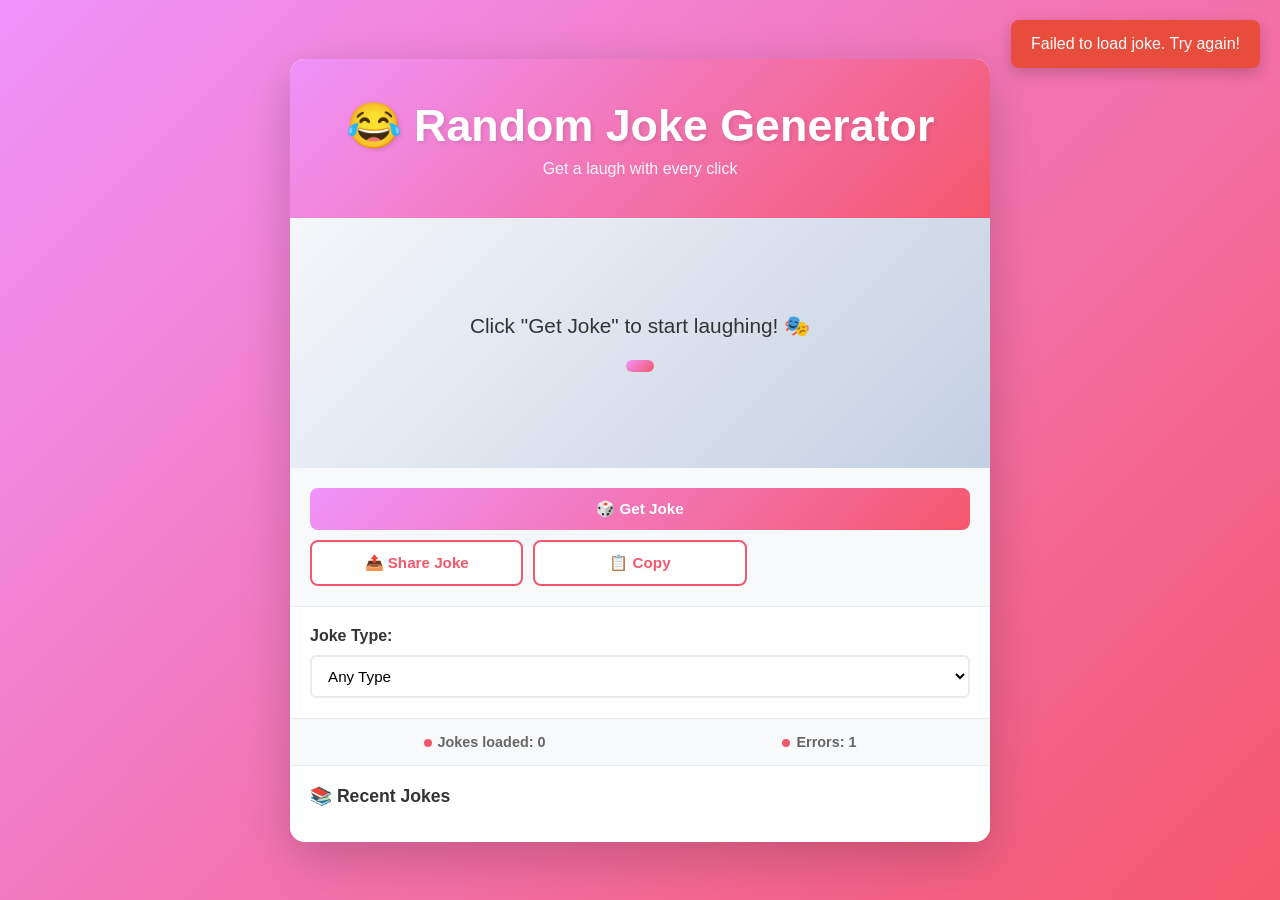
<file: joke-generator/index.html>
<!DOCTYPE html>
<html lang="en">
<head>
    <meta charset="UTF-8">
    <meta name="viewport" content="width=device-width, initial-scale=1.0">
    <title>Random Joke Generator</title>
    <link rel="stylesheet" href="styles.css">
</head>
<body>
    <div class="container">
        <div class="joke-wrapper">
            <header class="header">
                <h1>😂 Random Joke Generator</h1>
                <p class="subtitle">Get a laugh with every click</p>
            </header>

            <div class="joke-display">
                <div class="joke-content">
                    <div id="jokeText" class="joke-text">
                        Click "Get Joke" to start laughing! 🎭
                    </div>
                    <div id="jokeType" class="joke-type"></div>
                </div>
                <div id="loading" class="loading hidden">
                    <div class="spinner"></div>
                    <p>Loading joke...</p>
                </div>
            </div>

            <div class="controls-section">
                <button id="getJokeBtn" class="btn btn-primary">🎲 Get Joke</button>
                <button id="shareBtn" class="btn btn-secondary">📤 Share Joke</button>
                <button id="copyBtn" class="btn btn-secondary">📋 Copy</button>
            </div>

            <div class="filters-section">
                <label>Joke Type:</label>
                <div class="filter-group">
                    <select id="jokeTypeFilter" class="filter-select">
                        <option value="any">Any Type</option>
                        <option value="general">General</option>
                        <option value="programming">Programming</option>
                        <option value="knock-knock">Knock-Knock</option>
                    </select>
                </div>
            </div>

            <div class="stats-section">
                <span id="jokeCount" class="stat">Jokes loaded: 0</span>
                <span id="errorCount" class="stat">Errors: 0</span>
            </div>

            <div id="notification" class="notification hidden"></div>

            <div class="joke-history">
                <h3>📚 Recent Jokes</h3>
                <div id="historyList" class="history-list"></div>
            </div>
        </div>
    </div>

    <script src="app.js"></script>
</body>
</html>
</file>
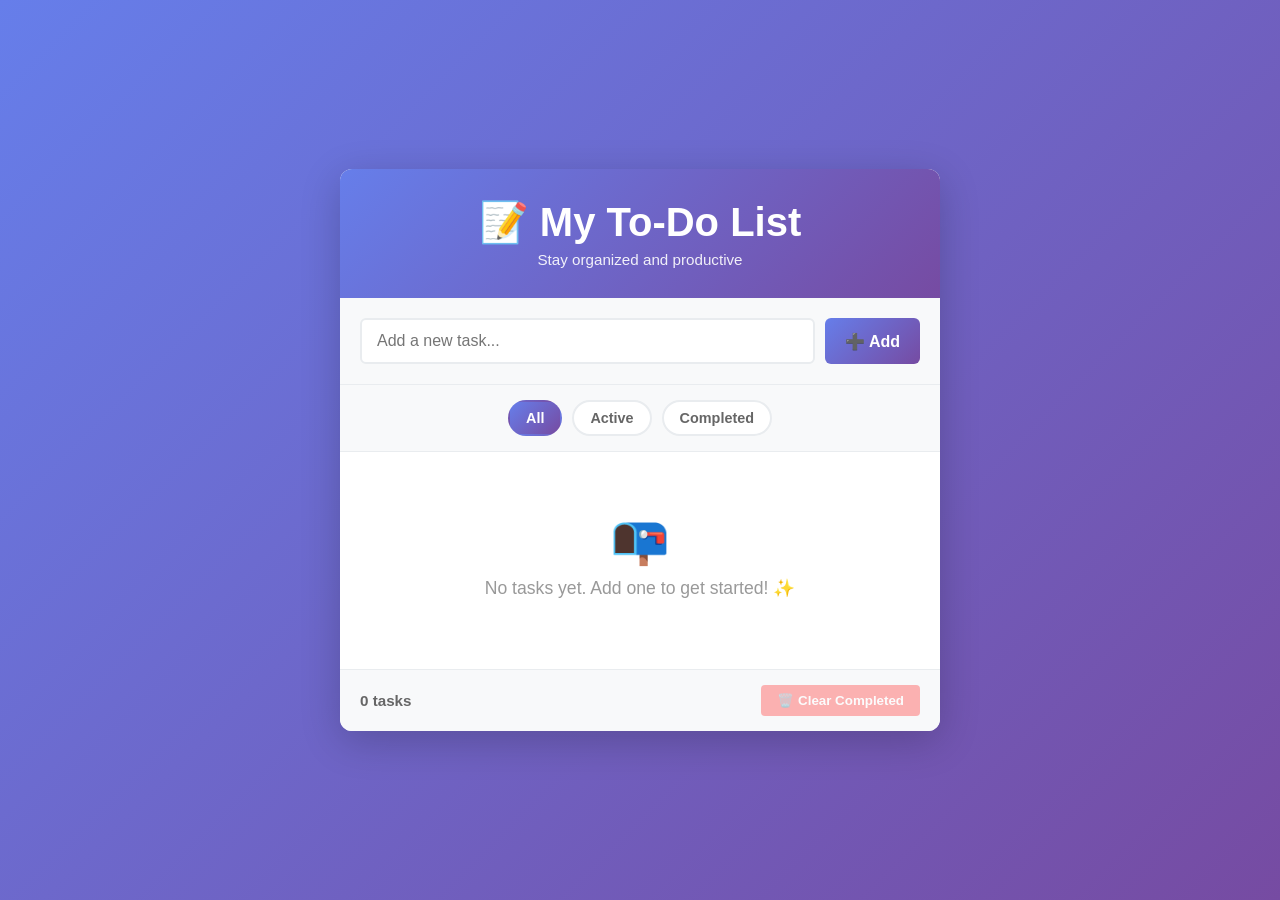
<file: todo-app/index.html>
<!DOCTYPE html>
<html lang="en">
<head>
    <meta charset="UTF-8">
    <meta name="viewport" content="width=device-width, initial-scale=1.0">
    <title>To-Do List Application</title>
    <link rel="stylesheet" href="styles.css">
</head>
<body>
    <div class="container">
        <div class="todo-wrapper">
            <header class="header">
                <h1>📝 My To-Do List</h1>
                <p class="subtitle">Stay organized and productive</p>
            </header>

            <div class="input-section">
                <input
                    type="text"
                    id="todoInput"
                    class="todo-input"
                    placeholder="Add a new task..."
                    autocomplete="off"
                />
                <button id="addBtn" class="add-btn">➕ Add</button>
            </div>

            <div class="filter-section">
                <button class="filter-btn active" data-filter="all">All</button>
                <button class="filter-btn" data-filter="active">Active</button>
                <button class="filter-btn" data-filter="completed">Completed</button>
            </div>

            <ul id="todoList" class="todo-list"></ul>

            <div class="stats-section">
                <span id="todoCount" class="stat">0 tasks</span>
                <button id="clearBtn" class="clear-btn">🗑️ Clear Completed</button>
            </div>
        </div>
    </div>

    <script src="app.js"></script>
</body>
</html>
</file>
<file: joke-generator/styles.css>
* {
    margin: 0;
    padding: 0;
    box-sizing: border-box;
}

body {
    font-family: 'Segoe UI', Tahoma, Geneva, Verdana, sans-serif;
    background: linear-gradient(135deg, #f093fb 0%, #f5576c 100%);
    min-height: 100vh;
    display: flex;
    align-items: center;
    justify-content: center;
    padding: 20px;
}

.container {
    width: 100%;
    max-width: 700px;
}

.joke-wrapper {
    background: white;
    border-radius: 15px;
    box-shadow: 0 15px 50px rgba(0, 0, 0, 0.2);
    overflow: hidden;
    animation: slideIn 0.4s ease-out;
}

@keyframes slideIn {
    from {
        opacity: 0;
        transform: translateY(-30px);
    }
    to {
        opacity: 1;
        transform: translateY(0);
    }
}

.header {
    background: linear-gradient(135deg, #f093fb 0%, #f5576c 100%);
    color: white;
    padding: 40px 20px;
    text-align: center;
}

.header h1 {
    font-size: 2.8rem;
    margin-bottom: 8px;
    text-shadow: 2px 2px 4px rgba(0, 0, 0, 0.1);
}

.subtitle {
    font-size: 1rem;
    opacity: 0.95;
    font-weight: 500;
}

.joke-display {
    min-height: 250px;
    display: flex;
    align-items: center;
    justify-content: center;
    padding: 40px 20px;
    background: linear-gradient(135deg, #f5f7fa 0%, #c3cfe2 100%);
    position: relative;
}

.joke-content {
    text-align: center;
    animation: fadeIn 0.5s ease-out;
}

@keyframes fadeIn {
    from {
        opacity: 0;
    }
    to {
        opacity: 1;
    }
}

.joke-text {
    font-size: 1.3rem;
    color: #333;
    line-height: 1.6;
    margin-bottom: 15px;
    word-wrap: break-word;
    font-weight: 500;
}

.joke-type {
    display: inline-block;
    background: linear-gradient(135deg, #f093fb 0%, #f5576c 100%);
    color: white;
    padding: 6px 14px;
    border-radius: 20px;
    font-size: 0.85rem;
    font-weight: 600;
}

.loading {
    display: flex;
    flex-direction: column;
    align-items: center;
    gap: 15px;
}

.loading.hidden {
    display: none;
}

.spinner {
    width: 50px;
    height: 50px;
    border: 4px solid #f0f0f0;
    border-top: 4px solid #f5576c;
    border-radius: 50%;
    animation: spin 1s linear infinite;
}

@keyframes spin {
    to {
        transform: rotate(360deg);
    }
}

.loading p {
    color: #666;
    font-weight: 600;
}

.controls-section {
    display: grid;
    grid-template-columns: 1fr 1fr 1fr;
    gap: 10px;
    padding: 20px;
    background: #f8f9fa;
    border-bottom: 1px solid #e9ecef;
}

.btn {
    padding: 12px 16px;
    border: none;
    border-radius: 8px;
    font-size: 0.95rem;
    font-weight: 600;
    cursor: pointer;
    transition: all 0.3s ease;
    display: flex;
    align-items: center;
    justify-content: center;
    gap: 6px;
    white-space: nowrap;
}

.btn-primary {
    background: linear-gradient(135deg, #f093fb 0%, #f5576c 100%);
    color: white;
    grid-column: 1 / -1;
}

.btn-primary:hover {
    transform: translateY(-2px);
    box-shadow: 0 8px 20px rgba(245, 87, 108, 0.3);
}

.btn-primary:active {
    transform: translateY(0);
}

.btn-primary:disabled {
    opacity: 0.6;
    cursor: not-allowed;
    transform: none;
}

.btn-secondary {
    background: white;
    color: #f5576c;
    border: 2px solid #f5576c;
}

.btn-secondary:hover {
    background: #f5576c;
    color: white;
    transform: translateY(-2px);
}

.btn-secondary:active {
    transform: translateY(0);
}

.filters-section {
    padding: 20px;
    background: white;
    border-bottom: 1px solid #e9ecef;
}

.filters-section label {
    display: block;
    font-weight: 600;
    color: #333;
    margin-bottom: 10px;
}

.filter-group {
    display: flex;
    gap: 10px;
}

.filter-select {
    flex: 1;
    padding: 10px 12px;
    border: 2px solid #e9ecef;
    border-radius: 6px;
    font-size: 0.95rem;
    background: white;
    cursor: pointer;
    transition: border-color 0.3s ease;
}

.filter-select:focus {
    outline: none;
    border-color: #f5576c;
}

.stats-section {
    display: flex;
    justify-content: space-around;
    padding: 15px 20px;
    background: #f8f9fa;
    border-bottom: 1px solid #e9ecef;
    flex-wrap: wrap;
    gap: 10px;
}

.stat {
    font-weight: 600;
    color: #666;
    font-size: 0.9rem;
}

.stat::before {
    content: '';
    display: inline-block;
    width: 8px;
    height: 8px;
    background: #f5576c;
    border-radius: 50%;
    margin-right: 6px;
}

.notification {
    position: fixed;
    top: 20px;
    right: 20px;
    background: #2ecc71;
    color: white;
    padding: 15px 20px;
    border-radius: 8px;
    box-shadow: 0 5px 15px rgba(0, 0, 0, 0.2);
    animation: slideInRight 0.3s ease-out;
    z-index: 1000;
}

.notification.hidden {
    display: none;
}

.notification.error {
    background: #e74c3c;
}

@keyframes slideInRight {
    from {
        opacity: 0;
        transform: translateX(100px);
    }
    to {
        opacity: 1;
        transform: translateX(0);
    }
}

.joke-history {
    padding: 20px;
    background: white;
}

.joke-history h3 {
    color: #333;
    margin-bottom: 15px;
    font-size: 1.1rem;
}

.history-list {
    display: flex;
    flex-direction: column;
    gap: 10px;
    max-height: 200px;
    overflow-y: auto;
}

.history-item {
    padding: 10px 12px;
    background: #f8f9fa;
    border-left: 3px solid #f5576c;
    border-radius: 4px;
    font-size: 0.85rem;
    color: #666;
    cursor: pointer;
    transition: all 0.3s ease;
}

.history-item:hover {
    background: #e9ecef;
    transform: translateX(5px);
}

.empty-history {
    text-align: center;
    color: #999;
    padding: 20px;
    font-style: italic;
}

@media (max-width: 600px) {
    .header h1 {
        font-size: 2rem;
    }

    .joke-text {
        font-size: 1.1rem;
    }

    .controls-section {
        grid-template-columns: 1fr;
    }

    .btn-primary {
        grid-column: auto;
    }

    .stats-section {
        flex-direction: column;
        align-items: center;
    }

    .notification {
        right: 10px;
        left: 10px;
        top: 10px;
    }
}
</file>
<file: todo-app/styles.css>
* {
    margin: 0;
    padding: 0;
    box-sizing: border-box;
}

body {
    font-family: 'Segoe UI', Tahoma, Geneva, Verdana, sans-serif;
    background: linear-gradient(135deg, #667eea 0%, #764ba2 100%);
    min-height: 100vh;
    display: flex;
    align-items: center;
    justify-content: center;
    padding: 20px;
}

.container {
    width: 100%;
    max-width: 600px;
}

.todo-wrapper {
    background: white;
    border-radius: 12px;
    box-shadow: 0 10px 40px rgba(0, 0, 0, 0.2);
    overflow: hidden;
    animation: slideIn 0.3s ease-out;
}

@keyframes slideIn {
    from {
        opacity: 0;
        transform: translateY(-20px);
    }
    to {
        opacity: 1;
        transform: translateY(0);
    }
}

.header {
    background: linear-gradient(135deg, #667eea 0%, #764ba2 100%);
    color: white;
    padding: 30px 20px;
    text-align: center;
}

.header h1 {
    font-size: 2.5rem;
    margin-bottom: 5px;
}

.subtitle {
    font-size: 0.95rem;
    opacity: 0.9;
}

.input-section {
    display: flex;
    gap: 10px;
    padding: 20px;
    background: #f8f9fa;
    border-bottom: 1px solid #e9ecef;
}

.todo-input {
    flex: 1;
    padding: 12px 15px;
    border: 2px solid #e9ecef;
    border-radius: 6px;
    font-size: 1rem;
    transition: border-color 0.3s ease;
}

.todo-input:focus {
    outline: none;
    border-color: #667eea;
}

.add-btn {
    padding: 12px 20px;
    background: linear-gradient(135deg, #667eea 0%, #764ba2 100%);
    color: white;
    border: none;
    border-radius: 6px;
    font-size: 1rem;
    font-weight: 600;
    cursor: pointer;
    transition: transform 0.2s ease, box-shadow 0.2s ease;
}

.add-btn:hover {
    transform: translateY(-2px);
    box-shadow: 0 5px 15px rgba(102, 126, 234, 0.4);
}

.add-btn:active {
    transform: translateY(0);
}

.filter-section {
    display: flex;
    gap: 10px;
    padding: 15px 20px;
    background: #f8f9fa;
    border-bottom: 1px solid #e9ecef;
    justify-content: center;
}

.filter-btn {
    padding: 8px 16px;
    background: white;
    border: 2px solid #e9ecef;
    border-radius: 20px;
    cursor: pointer;
    font-size: 0.9rem;
    font-weight: 600;
    color: #666;
    transition: all 0.3s ease;
}

.filter-btn:hover {
    border-color: #667eea;
    color: #667eea;
}

.filter-btn.active {
    background: linear-gradient(135deg, #667eea 0%, #764ba2 100%);
    color: white;
    border-color: transparent;
}

.todo-list {
    list-style: none;
    padding: 20px;
    min-height: 200px;
}

.todo-item {
    display: flex;
    align-items: center;
    gap: 12px;
    padding: 15px;
    background: #f8f9fa;
    border-radius: 6px;
    margin-bottom: 10px;
    animation: fadeIn 0.3s ease-out;
    transition: all 0.3s ease;
}

@keyframes fadeIn {
    from {
        opacity: 0;
        transform: translateX(-10px);
    }
    to {
        opacity: 1;
        transform: translateX(0);
    }
}

.todo-item:hover {
    background: #e9ecef;
    transform: translateX(5px);
}

.todo-item.completed {
    opacity: 0.6;
}

.todo-item.completed .todo-text {
    text-decoration: line-through;
    color: #999;
}

.checkbox {
    width: 20px;
    height: 20px;
    cursor: pointer;
    accent-color: #667eea;
}

.todo-text {
    flex: 1;
    font-size: 1rem;
    word-break: break-word;
    color: #333;
}

.delete-btn {
    background: #ff6b6b;
    color: white;
    border: none;
    padding: 6px 12px;
    border-radius: 4px;
    cursor: pointer;
    font-size: 0.9rem;
    transition: all 0.3s ease;
}

.delete-btn:hover {
    background: #ff5252;
    transform: scale(1.05);
}

.delete-btn:active {
    transform: scale(0.95);
}

.stats-section {
    display: flex;
    justify-content: space-between;
    align-items: center;
    padding: 15px 20px;
    background: #f8f9fa;
    border-top: 1px solid #e9ecef;
    font-weight: 600;
    color: #666;
}

.stat {
    font-size: 0.95rem;
}

.clear-btn {
    padding: 8px 16px;
    background: #ff6b6b;
    color: white;
    border: none;
    border-radius: 4px;
    cursor: pointer;
    font-weight: 600;
    transition: all 0.3s ease;
}

.clear-btn:hover {
    background: #ff5252;
    transform: translateY(-2px);
}

.clear-btn:disabled {
    opacity: 0.5;
    cursor: not-allowed;
}

.empty-state {
    text-align: center;
    padding: 40px 20px;
    color: #999;
}

.empty-state p {
    font-size: 1.1rem;
    margin-bottom: 10px;
}

.empty-state-emoji {
    font-size: 3rem;
    margin-bottom: 10px;
}

@media (max-width: 480px) {
    .header h1 {
        font-size: 2rem;
    }

    .input-section {
        flex-direction: column;
    }

    .add-btn {
        width: 100%;
    }

    .stats-section {
        flex-direction: column;
        gap: 10px;
    }
}
</file>
